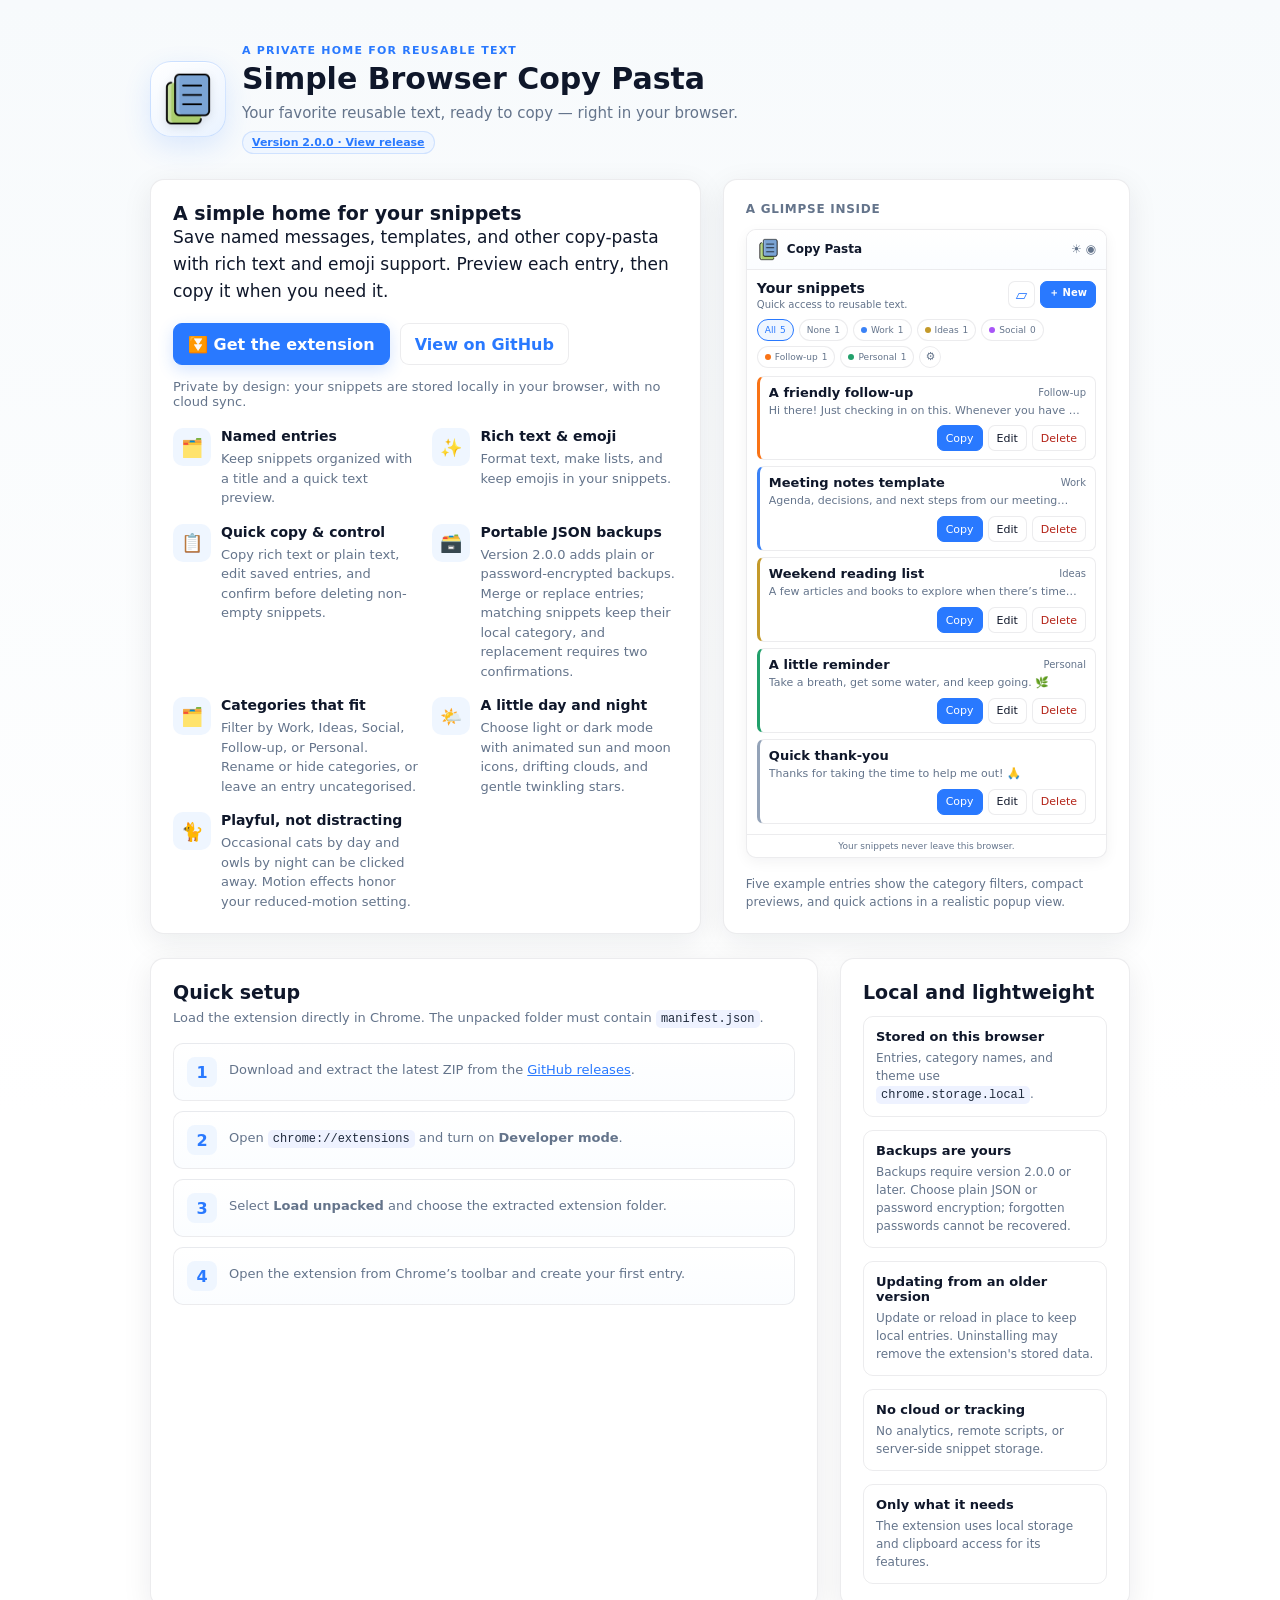
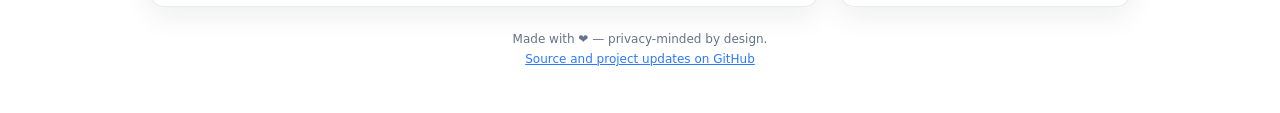
<file: index.html>
<!doctype html>
<html lang="en">
<head>
  <meta charset="utf-8" />
  <meta name="viewport" content="width=device-width,initial-scale=1" />
  <meta name="description" content="Simple Browser Copy Pasta is a lightweight Chrome extension for saving and copying rich-text snippets locally." />
  <meta name="theme-color" content="#f7fafc" />
  <link rel="icon" type="image/png" href="images/logo_64.png" />
  <link rel="canonical" href="https://skywalker94.github.io/SimpleBrowserCopyPasta/" />
  <title>Simple Browser Copy Pasta — Local snippets for Chrome</title>
  <style>
    :root {
      color-scheme: light;
      --bg: #f7fafc;
      --card: #ffffff;
      --fg: #0f172a;
      --muted: #64748b;
      --accent: #2979ff;
      --accent-soft: #eff6ff;
      --border: rgba(15, 23, 42, 0.08);
      --radius: 14px;
      --shadow: 0 8px 30px rgba(16, 24, 40, 0.08);
      --max-width: 980px;
    }

    * { box-sizing: border-box; }
    body {
      margin: 0;
      padding: 44px 18px;
      color: var(--fg);
      background: linear-gradient(180deg, var(--bg), #ffffff 65%);
      font-family: system-ui, -apple-system, "Segoe UI", Roboto, Arial, sans-serif;
      -webkit-font-smoothing: antialiased;
    }
    a { color: var(--accent); }
    .wrap { width: 100%; max-width: var(--max-width); margin: 0 auto; }
    .site-header { display: flex; align-items: center; gap: 16px; }
    .logo {
      display: grid;
      width: 76px;
      height: 76px;
      flex: 0 0 auto;
      place-items: center;
      border: 1px solid rgba(41, 121, 255, 0.18);
      border-radius: 21px;
      background: linear-gradient(145deg, #ffffff, #eaf3ff);
      box-shadow: 0 10px 28px rgba(41, 121, 255, 0.14), inset 0 1px 0 #ffffff;
    }
    .logo img { display: block; width: 56px; height: 56px; object-fit: contain; filter: drop-shadow(0 3px 4px rgba(15, 23, 42, 0.12)); }
    h1 { margin: 0; font-size: clamp(22px, 4vw, 30px); line-height: 1.15; }
    .tagline { margin: 7px 0 0; color: var(--muted); font-size: 15px; }
    .eyebrow { margin: 0 0 5px; color: var(--accent); font-size: 11px; font-weight: 750; letter-spacing: 0.11em; text-transform: uppercase; }
    .version-badge { display: inline-flex; align-items: center; margin-top: 9px; padding: 4px 9px; border: 1px solid rgba(41, 121, 255, 0.16); border-radius: 999px; color: var(--accent); background: var(--accent-soft); font-size: 11px; font-weight: 700; }
    .hero {
      display: grid;
      grid-template-columns: minmax(0, 1.15fr) minmax(270px, 0.85fr);
      gap: 22px;
      align-items: stretch;
      margin-top: 25px;
    }
    .card {
      padding: 22px;
      border: 1px solid var(--border);
      border-radius: var(--radius);
      background: var(--card);
      box-shadow: var(--shadow);
    }
    .lead { margin: 0; font-size: 17px; line-height: 1.6; }
    .cta-row { display: flex; flex-wrap: wrap; gap: 10px; margin-top: 18px; }
    .button {
      display: inline-flex;
      min-height: 42px;
      align-items: center;
      justify-content: center;
      gap: 8px;
      padding: 9px 14px;
      border: 1px solid var(--border);
      border-radius: 9px;
      color: var(--accent);
      background: var(--card);
      font-weight: 650;
      text-decoration: none;
    }
    .button.primary {
      border-color: var(--accent);
      color: #ffffff;
      background: var(--accent);
      box-shadow: 0 5px 16px rgba(41, 121, 255, 0.2);
    }
    .button:hover { filter: brightness(0.97); }
    .local-note { margin: 14px 0 0; color: var(--muted); font-size: 13px; }
    h2 { margin: 0; font-size: 19px; }
    h3 { margin: 0; font-size: 16px; }
    .feature-list { display: grid; grid-template-columns: repeat(2, minmax(0, 1fr)); gap: 16px 14px; margin-top: 19px; }
    .feature { display: flex; align-items: flex-start; gap: 10px; }
    .feature-icon {
      display: grid;
      width: 38px;
      height: 38px;
      flex: 0 0 auto;
      place-items: center;
      border-radius: 10px;
      background: var(--accent-soft);
      font-size: 18px;
    }
    .feature h3 { font-size: 14px; }
    .feature p, .muted { margin: 5px 0 0; color: var(--muted); font-size: 13px; line-height: 1.5; }
    .sample-card { display: flex; flex-direction: column; gap: 13px; }
    .sample-label { color: var(--muted); font-size: 12px; font-weight: 700; letter-spacing: 0.06em; text-transform: uppercase; }
    .popup-mock { overflow: hidden; border: 1px solid var(--border); border-radius: 10px; background: #ffffff; box-shadow: 0 4px 14px rgba(16, 24, 40, 0.05); }
    .mock-header { display: flex; align-items: center; justify-content: space-between; gap: 8px; padding: 8px 10px; border-bottom: 1px solid var(--border); background: linear-gradient(180deg, #ffffff, #fbfdff); }
    .mock-brand { display: flex; min-width: 0; align-items: center; gap: 7px; font-size: 12px; font-weight: 700; }
    .mock-brand img { width: 23px; height: 23px; object-fit: contain; }
    .mock-theme { flex: 0 0 auto; color: var(--muted); font-size: 12px; }
    .mock-content { padding: 10px; }
    .mock-heading { display: flex; align-items: center; justify-content: space-between; gap: 8px; }
    .mock-heading h3 { font-size: 14px; }
    .mock-subtitle { margin: 3px 0 0; color: var(--muted); font-size: 10px; }
    .mock-controls { display: flex; flex: 0 0 auto; align-items: center; gap: 5px; }
    .mock-icon-button { display: grid; width: 27px; height: 27px; place-items: center; padding: 0; border: 1px solid var(--border); border-radius: 7px; color: var(--accent); background: #ffffff; font-size: 15px; }
    .mock-new-button { min-height: 27px; padding: 4px 8px; border: 1px solid var(--accent); border-radius: 7px; color: #ffffff; background: var(--accent); font-size: 10px; font-weight: 650; white-space: nowrap; }
    .mock-filters { display: flex; flex-wrap: wrap; gap: 5px; margin: 9px 0 8px; }
    .mock-filter { display: inline-flex; align-items: center; gap: 4px; min-height: 22px; padding: 3px 7px; border: 1px solid var(--border); border-radius: 999px; color: var(--muted); background: #ffffff; font-size: 9px; white-space: nowrap; }
    .mock-filter.active { border-color: var(--accent); color: var(--accent); background: var(--accent-soft); }
    .mock-filter-settings { display: grid; width: 22px; height: 22px; place-items: center; border: 1px solid var(--border); border-radius: 50%; color: var(--muted); font-size: 11px; }
    .mock-dot { width: 6px; height: 6px; border-radius: 50%; background: var(--dot-color); }
    .mock-entries { display: grid; gap: 6px; }
    .snippet {
      min-width: 0;
      padding: 8px 9px;
      border: 1px solid var(--border);
      border-left: 3px solid var(--snippet-color);
      border-radius: 7px;
      background: #ffffff;
    }
    .snippet-top { display: flex; min-width: 0; align-items: center; justify-content: space-between; gap: 8px; }
    .snippet-name {
      min-width: 0;
      overflow: hidden;
      margin: 0;
      font-size: 13px;
      font-weight: 650;
      text-overflow: ellipsis;
      white-space: nowrap;
    }
    .snippet-category {
      flex: 0 0 auto;
      max-width: 120px;
      overflow: hidden;
      color: var(--muted);
      font-size: 10px;
      text-overflow: ellipsis;
      white-space: nowrap;
    }
    .snippet-text {
      display: -webkit-box;
      overflow: hidden;
      margin: 4px 0 7px;
      color: var(--muted);
      font-size: 11px;
      line-height: 1.35;
      overflow-wrap: anywhere;
      white-space: pre-wrap;
      -webkit-box-orient: vertical;
      -webkit-line-clamp: 1;
    }
    .snippet-actions { display: flex; justify-content: flex-end; gap: 5px; }
    .snippet-button {
      min-height: 26px;
      padding: 3px 8px;
      border: 1px solid var(--border);
      border-radius: 7px;
      color: var(--fg);
      background: #ffffff;
      font: inherit;
      font-size: 11px;
      white-space: nowrap;
    }
    .snippet-button.primary { border-color: var(--accent); color: #ffffff; background: var(--accent); }
    .snippet-button.danger { color: #b42318; }
    .snippet-button { display: inline-flex; align-items: center; }
    .mock-footer { padding: 6px 10px; border-top: 1px solid var(--border); color: var(--muted); font-size: 9px; text-align: center; }
    .sample-caption { margin: auto 0 0; color: var(--muted); font-size: 12px; line-height: 1.5; }
    .install {
      display: grid;
      grid-template-columns: minmax(0, 1fr) 290px;
      gap: 22px;
      margin-top: 24px;
    }
    .steps { display: grid; gap: 10px; margin-top: 15px; }
    .step {
      display: flex;
      align-items: flex-start;
      gap: 12px;
      padding: 13px;
      border: 1px solid var(--border);
      border-radius: 10px;
      background: linear-gradient(180deg, #ffffff, #fbfdff);
    }
    .step-number {
      display: grid;
      width: 30px;
      height: 30px;
      flex: 0 0 auto;
      place-items: center;
      border-radius: 8px;
      background: var(--accent-soft);
      color: var(--accent);
      font-weight: 700;
    }
    .step p { margin: 3px 0 0; color: var(--muted); font-size: 13px; line-height: 1.5; }
    code {
      padding: 2px 5px;
      border-radius: 5px;
      background: #eef2ff;
      color: #1e293b;
      font-family: ui-monospace, SFMono-Regular, Consolas, monospace;
      font-size: 12px;
    }
    .privacy-card { display: flex; flex-direction: column; gap: 13px; }
    .privacy-point { padding: 12px; border: 1px solid var(--border); border-radius: 10px; }
    .privacy-point strong { display: block; font-size: 13px; }
    .privacy-point p { margin: 5px 0 0; color: var(--muted); font-size: 12px; line-height: 1.5; }
    .site-footer { padding: 25px 8px 4px; color: var(--muted); font-size: 12px; text-align: center; }
    .site-footer p { margin: 6px 0 0; }

    @media (max-width: 760px) {
      body { padding: 28px 14px; }
      .hero, .install { grid-template-columns: 1fr; }
      .privacy-card { display: grid; grid-template-columns: repeat(2, minmax(0, 1fr)); }
      .privacy-card h2 { grid-column: 1 / -1; }
    }
    @media (max-width: 480px) {
      .site-header { align-items: flex-start; gap: 12px; }
      .logo { width: 56px; height: 56px; border-radius: 15px; }
      .logo img { width: 42px; height: 42px; }
      .tagline { font-size: 13px; }
      .card { padding: 17px; }
      .feature-list, .privacy-card { grid-template-columns: 1fr; }
      .privacy-card h2 { grid-column: auto; }
    }
  </style>
</head>
<body>
  <div class="wrap">
    <header class="site-header">
      <a class="logo" href="https://github.com/skywalker94/SimpleBrowserCopyPasta" aria-label="Simple Browser Copy Pasta repository on GitHub">
        <img src="images/logo_64.png" alt="" />
      </a>
      <div>
        <p class="eyebrow">A private home for reusable text</p>
        <h1>Simple Browser Copy Pasta</h1>
        <p class="tagline">Your favorite reusable text, ready to copy — right in your browser.</p>
        <a class="version-badge" href="https://github.com/skywalker94/SimpleBrowserCopyPasta/releases">Version 2.0.0 · View release</a>
      </div>
    </header>

    <main>
      <div class="hero">
        <section class="card" aria-labelledby="about-title">
          <h2 id="about-title">A simple home for your snippets</h2>
          <p class="lead">Save named messages, templates, and other copy-pasta with rich text and emoji support. Preview each entry, then copy it when you need it.</p>
          <div class="cta-row">
            <a class="button primary" href="https://github.com/skywalker94/SimpleBrowserCopyPasta/releases">⏬ Get the extension</a>
            <a class="button" href="https://github.com/skywalker94/SimpleBrowserCopyPasta">View on GitHub</a>
          </div>
          <p class="local-note">Private by design: your snippets are stored locally in your browser, with no cloud sync.</p>

          <div class="feature-list">
            <article class="feature">
              <div class="feature-icon" aria-hidden="true">🗂️</div>
              <div><h3>Named entries</h3><p>Keep snippets organized with a title and a quick text preview.</p></div>
            </article>
            <article class="feature">
              <div class="feature-icon" aria-hidden="true">✨</div>
              <div><h3>Rich text & emoji</h3><p>Format text, make lists, and keep emojis in your snippets.</p></div>
            </article>
            <article class="feature">
              <div class="feature-icon" aria-hidden="true">📋</div>
              <div><h3>Quick copy & control</h3><p>Copy rich text or plain text, edit saved entries, and confirm before deleting non-empty snippets.</p></div>
            </article>
            <article class="feature">
              <div class="feature-icon" aria-hidden="true">🗃️</div>
              <div><h3>Portable JSON backups</h3><p>Version 2.0.0 adds plain or password-encrypted backups. Merge or replace entries; matching snippets keep their local category, and replacement requires two confirmations.</p></div>
            </article>
            <article class="feature">
              <div class="feature-icon" aria-hidden="true">🗂️</div>
              <div><h3>Categories that fit</h3><p>Filter by Work, Ideas, Social, Follow-up, or Personal. Rename or hide categories, or leave an entry uncategorised.</p></div>
            </article>
            <article class="feature">
              <div class="feature-icon" aria-hidden="true">🌤️</div>
              <div><h3>A little day and night</h3><p>Choose light or dark mode with animated sun and moon icons, drifting clouds, and gentle twinkling stars.</p></div>
            </article>
            <article class="feature">
              <div class="feature-icon" aria-hidden="true">🐈</div>
              <div><h3>Playful, not distracting</h3><p>Occasional cats by day and owls by night can be clicked away. Motion effects honor your reduced-motion setting.</p></div>
            </article>
          </div>
        </section>

        <aside class="card sample-card" aria-label="Example saved entry">
          <span class="sample-label">A glimpse inside</span>
          <div class="popup-mock" aria-label="Illustration of the extension popup">
            <div class="mock-header">
              <div class="mock-brand"><img src="images/logo_64.png" alt="" />Copy Pasta</div>
              <span class="mock-theme" aria-hidden="true">☀️ ◉</span>
            </div>
            <div class="mock-content">
              <div class="mock-heading">
                <div>
                  <h3>Your snippets</h3>
                  <p class="mock-subtitle">Quick access to reusable text.</p>
                </div>
                <div class="mock-controls" aria-hidden="true">
                  <span class="mock-icon-button" title="Import or export backup">▱</span>
                  <span class="mock-new-button">＋ New</span>
                </div>
              </div>
              <div class="mock-filters" aria-label="Example category filters">
                <span class="mock-filter active">All <span>5</span></span>
                <span class="mock-filter">None <span>1</span></span>
                <span class="mock-filter"><span class="mock-dot" style="--dot-color:#3b82f6"></span>Work <span>1</span></span>
                <span class="mock-filter"><span class="mock-dot" style="--dot-color:#c49a2a"></span>Ideas <span>1</span></span>
                <span class="mock-filter"><span class="mock-dot" style="--dot-color:#a855f7"></span>Social <span>0</span></span>
                <span class="mock-filter"><span class="mock-dot" style="--dot-color:#f97316"></span>Follow-up <span>1</span></span>
                <span class="mock-filter"><span class="mock-dot" style="--dot-color:#22a06b"></span>Personal <span>1</span></span>
                <span class="mock-filter-settings" aria-hidden="true">⚙</span>
              </div>
              <div class="mock-entries">
                <article class="snippet" style="--snippet-color:#f97316">
                  <div class="snippet-top">
                    <h3 class="snippet-name" title="A friendly follow-up">A friendly follow-up</h3>
                    <span class="snippet-category">Follow-up</span>
                  </div>
                  <p class="snippet-text" title="Hi there! Just checking in on this. Whenever you have a moment, let me know what you think. 😊">Hi there! Just checking in on this. Whenever you have a moment, let me know what you think. 😊 Thanks so much!</p>
                  <div class="snippet-actions" aria-label="Example entry actions">
                    <span class="snippet-button primary">Copy</span>
                    <span class="snippet-button">Edit</span>
                    <span class="snippet-button danger">Delete</span>
                  </div>
                </article>
                <article class="snippet" style="--snippet-color:#3b82f6">
                  <div class="snippet-top">
                    <h3 class="snippet-name" title="Meeting notes template">Meeting notes template</h3>
                    <span class="snippet-category">Work</span>
                  </div>
                  <p class="snippet-text">Agenda, decisions, and next steps from our meeting…</p>
                  <div class="snippet-actions" aria-label="Example entry actions">
                    <span class="snippet-button primary">Copy</span>
                    <span class="snippet-button">Edit</span>
                    <span class="snippet-button danger">Delete</span>
                  </div>
                </article>
                <article class="snippet" style="--snippet-color:#c49a2a">
                  <div class="snippet-top">
                    <h3 class="snippet-name" title="Weekend reading list">Weekend reading list</h3>
                    <span class="snippet-category">Ideas</span>
                  </div>
                  <p class="snippet-text">A few articles and books to explore when there’s time…</p>
                  <div class="snippet-actions" aria-label="Example entry actions">
                    <span class="snippet-button primary">Copy</span>
                    <span class="snippet-button">Edit</span>
                    <span class="snippet-button danger">Delete</span>
                  </div>
                </article>
                <article class="snippet" style="--snippet-color:#22a06b">
                  <div class="snippet-top">
                    <h3 class="snippet-name" title="A little reminder">A little reminder</h3>
                    <span class="snippet-category">Personal</span>
                  </div>
                  <p class="snippet-text">Take a breath, get some water, and keep going. 🌿</p>
                  <div class="snippet-actions" aria-label="Example entry actions">
                    <span class="snippet-button primary">Copy</span>
                    <span class="snippet-button">Edit</span>
                    <span class="snippet-button danger">Delete</span>
                  </div>
                </article>
                <article class="snippet" style="--snippet-color:#94a3b8">
                  <div class="snippet-top">
                    <h3 class="snippet-name" title="Quick thank-you">Quick thank-you</h3>
                  </div>
                  <p class="snippet-text">Thanks for taking the time to help me out! 🙏</p>
                  <div class="snippet-actions" aria-label="Example entry actions">
                    <span class="snippet-button primary">Copy</span>
                    <span class="snippet-button">Edit</span>
                    <span class="snippet-button danger">Delete</span>
                  </div>
                </article>
              </div>
            </div>
            <div class="mock-footer">Your snippets never leave this browser.</div>
          </div>
          <p class="sample-caption">Five example entries show the category filters, compact previews, and quick actions in a realistic popup view.</p>
        </aside>
      </div>

      <section class="install" aria-label="Setup and privacy">
        <div class="card">
          <h2>Quick setup</h2>
          <p class="muted">Load the extension directly in Chrome. The unpacked folder must contain <code>manifest.json</code>.</p>
          <div class="steps">
            <div class="step"><span class="step-number">1</span><p>Download and extract the latest ZIP from the <a href="https://github.com/skywalker94/SimpleBrowserCopyPasta/releases">GitHub releases</a>.</p></div>
            <div class="step"><span class="step-number">2</span><p>Open <code>chrome://extensions</code> and turn on <strong>Developer mode</strong>.</p></div>
            <div class="step"><span class="step-number">3</span><p>Select <strong>Load unpacked</strong> and choose the extracted extension folder.</p></div>
            <div class="step"><span class="step-number">4</span><p>Open the extension from Chrome’s toolbar and create your first entry.</p></div>
          </div>
        </div>

        <aside class="card privacy-card" aria-labelledby="privacy-title">
          <h2 id="privacy-title">Local and lightweight</h2>
          <div class="privacy-point"><strong>Stored on this browser</strong><p>Entries, category names, and theme use <code>chrome.storage.local</code>.</p></div>
          <div class="privacy-point"><strong>Backups are yours</strong><p>Backups require version 2.0.0 or later. Choose plain JSON or password encryption; forgotten passwords cannot be recovered.</p></div>
          <div class="privacy-point"><strong>Updating from an older version</strong><p>Update or reload in place to keep local entries. Uninstalling may remove the extension's stored data.</p></div>
          <div class="privacy-point"><strong>No cloud or tracking</strong><p>No analytics, remote scripts, or server-side snippet storage.</p></div>
          <div class="privacy-point"><strong>Only what it needs</strong><p>The extension uses local storage and clipboard access for its features.</p></div>
        </aside>
      </section>
    </main>

    <footer class="site-footer">
      <div>Made with ❤️ — privacy-minded by design.</div>
      <p><a href="https://github.com/skywalker94/SimpleBrowserCopyPasta">Source and project updates on GitHub</a></p>
    </footer>
  </div>
</body>
</html>
</file>
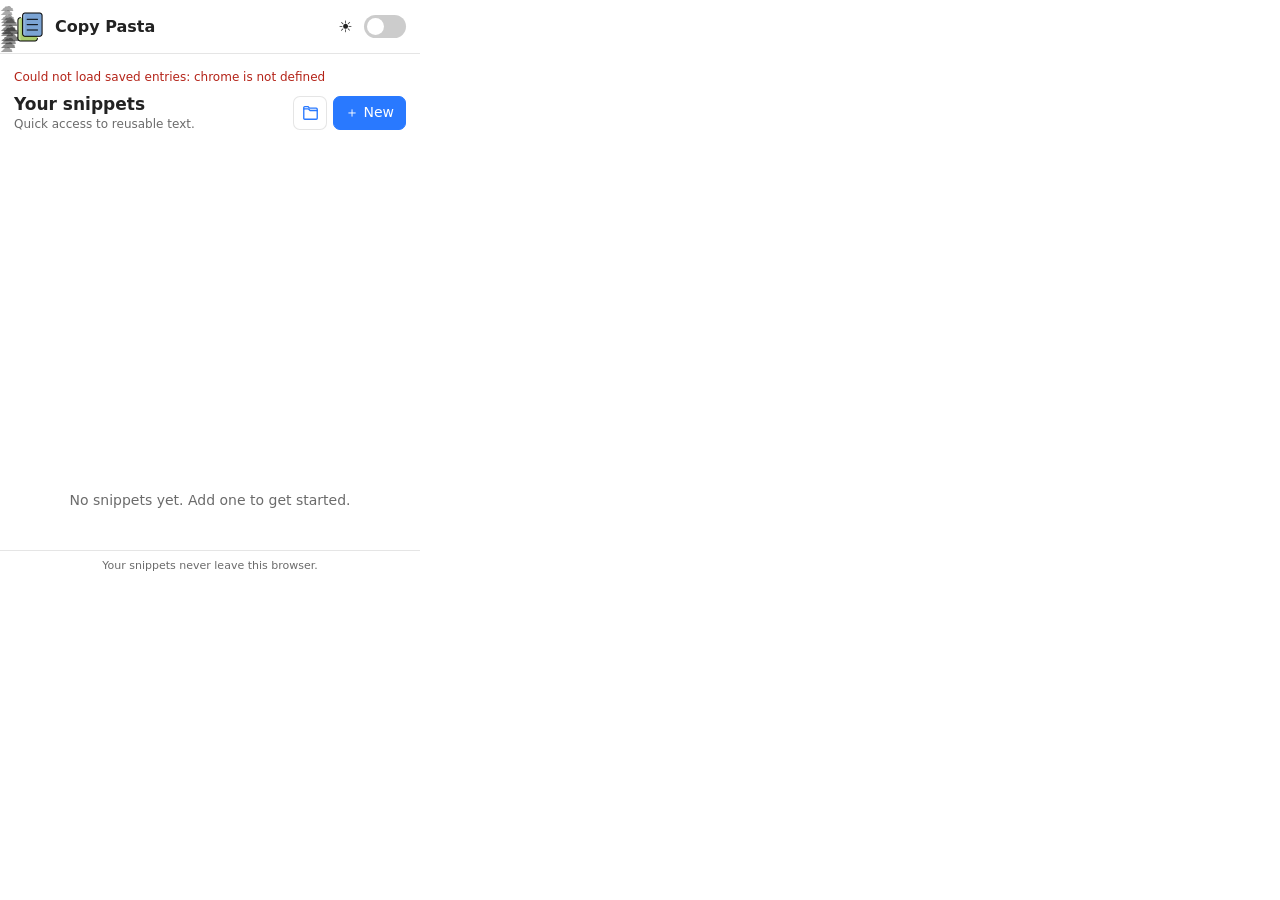
<file: popup.html>
<!doctype html>
<html lang="en">
<head>
  <meta charset="utf-8" />
  <meta name="viewport" content="width=device-width,initial-scale=1" />
  <title>Simple Browser Copy Pasta</title>
  <link rel="stylesheet" href="popup.css" />
</head>
<body>
  <div class="container">
    <header class="topbar">
      <span class="header-sky" aria-hidden="true">
        <span class="sky-cloud cloud-one">☁️</span>
        <span class="sky-cloud cloud-two">☁️</span>
        <span class="sky-cloud cloud-three">☁️</span>
        <span class="sky-cloud cloud-four">☁️</span>
        <span class="sky-cloud cloud-five">☁️</span>
        <span class="sky-cloud cloud-six">☁️</span>
        <span class="sky-cloud cloud-seven">☁️</span>
        <span class="sky-cloud cloud-eight">☁️</span>
        <span class="sky-cloud cloud-nine">☁️</span>
        <span class="sky-cloud cloud-ten">☁️</span>
        <span class="sky-cloud cloud-eleven">☁️</span>
        <span class="sky-cloud cloud-twelve">☁️</span>
        <span class="sky-star star-one">✨</span>
        <span class="sky-star star-two">⭐</span>
        <span class="sky-star star-three">✦</span>
        <span class="sky-star star-four">🌟</span>
        <span class="sky-star star-five">✧</span>
        <span class="sky-star star-six">✨</span>
        <span class="sky-star star-seven">✦</span>
        <span class="sky-star star-eight">⭐</span>
        <span class="sky-star star-nine">✧</span>
        <span class="sky-star star-ten">✨</span>
        <span class="sky-star star-eleven">🌟</span>
        <span class="sky-star star-twelve">✦</span>
        <span class="sky-star star-thirteen">⭐</span>
        <span class="sky-star star-fourteen">✨</span>
        <span class="sky-star star-fifteen">✧</span>
        <span class="sky-star star-sixteen">🌟</span>
      </span>
      <div class="brand">
        <img class="brand-logo" src="images/logo_64.png" alt="" />
        <h1>Copy Pasta</h1>
      </div>
      <div class="theme-picker">
        <span class="theme-icons" aria-hidden="true">
          <span class="theme-sun">☀️</span>
          <span class="theme-moon">🌙</span>
        </span>
        <label class="theme-control" title="Toggle light/dark theme">
          <span class="sr-only">Dark theme</span>
          <input type="checkbox" id="theme-toggle" />
          <span class="theme-slider" aria-hidden="true"></span>
        </label>
      </div>
    </header>

    <main class="main">
      <div id="status" class="status" role="status" aria-live="polite"></div>

      <section id="list-view" aria-label="Saved entries">
        <div class="section-heading">
          <div>
            <h2>Your snippets</h2>
            <p class="muted">Quick access to reusable text.</p>
          </div>
          <div class="heading-actions">
            <button id="open-backup" class="backup-button" type="button" aria-label="Import or export backup"
              title="Import or export backup">
              <svg viewBox="0 0 24 24" aria-hidden="true"><path d="M3.5 7.5h6l2 2h9v9.75a1.25 1.25 0 0 1-1.25 1.25H4.75a1.25 1.25 0 0 1-1.25-1.25z"/><path d="M3.5 7.5V5.75A1.25 1.25 0 0 1 4.75 4.5h4l2 2h8.5a1.25 1.25 0 0 1 1.25 1.25V9.5"/></svg>
            </button>
            <button id="add-entry" class="button primary" type="button">＋ New</button>
          </div>
        </div>
        <div id="category-filters" class="category-filters" role="group" aria-label="Filter snippets by category"></div>
        <div id="entry-list" class="entry-list"></div>
        <p id="empty-state" class="empty-state" hidden>No snippets yet. Add one to get started.</p>
      </section>

      <section id="editor-view" aria-label="Edit snippet" hidden>
        <form id="entry-form">
          <div class="section-heading editor-heading">
            <h2 id="editor-heading">New entry</h2>
            <button id="cancel-edit" class="button quiet" type="button">Cancel</button>
          </div>
          <label class="field-label" for="entry-name">Entry name</label>
          <input id="entry-name" class="name-input" type="text" maxlength="50"
            placeholder="e.g. Friendly email sign-off" required />
          <label class="field-label" for="entry-category">Category</label>
          <select id="entry-category" class="category-select">
            <option value="">None</option>
          </select>
          <label class="field-label" id="content-label">Text</label>
          <div class="toolbar" role="toolbar" aria-label="Text formatting">
            <button type="button" data-command="bold" aria-label="Bold" title="Bold"><strong>B</strong></button>
            <button type="button" data-command="italic" aria-label="Italic" title="Italic"><em>I</em></button>
            <button type="button" data-command="underline" aria-label="Underline" title="Underline"><u>U</u></button>
            <button type="button" data-command="strikeThrough" aria-label="Strikethrough" title="Strikethrough"><s>S</s></button>
            <span class="toolbar-divider" aria-hidden="true"></span>
            <button type="button" data-command="insertUnorderedList" aria-label="Bulleted list" title="Bulleted list">• List</button>
            <button type="button" data-command="insertOrderedList" aria-label="Numbered list" title="Numbered list">1. List</button>
          </div>
          <div id="entry-content" class="content-editor" contenteditable="true" role="textbox"
            aria-labelledby="content-label" aria-multiline="true" data-placeholder="Write or paste your text here. Emojis work too!"></div>
          <div class="editor-actions">
            <button class="button primary" type="submit">Save entry</button>
          </div>
        </form>
      </section>
    </main>
    <footer class="footer">
      <span class="footer-note" aria-hidden="true">Your snippets never leave this browser.</span>
      <span id="mascot" class="mascot"></span>
    </footer>
  </div>

  <div id="delete-dialog" class="dialog-backdrop" hidden>
    <section class="confirm-dialog" role="alertdialog" aria-modal="true"
      aria-labelledby="delete-dialog-title" aria-describedby="delete-dialog-message">
      <h2 id="delete-dialog-title">Delete entry?</h2>
      <p id="delete-dialog-message" class="muted"></p>
      <div class="dialog-actions">
        <button id="cancel-delete" class="button" type="button">Cancel</button>
        <button id="confirm-delete" class="button delete-confirm" type="button">Delete</button>
      </div>
    </section>
  </div>

  <div id="category-dialog" class="dialog-backdrop" hidden>
    <section class="confirm-dialog category-dialog" role="dialog" aria-modal="true"
      aria-labelledby="category-dialog-title">
      <h2 id="category-dialog-title">Rename categories</h2>
      <p class="muted">Rename a category, or leave its name blank to hide it. Hidden categories can be restored by naming them again.</p>
      <form id="category-form">
        <label class="field-label" for="category-name-work">Work category (blue)</label>
        <input id="category-name-work" class="name-input category-name-input" type="text" maxlength="24" />
        <label class="field-label" for="category-name-ideas">Ideas category (gold / yellow)</label>
        <input id="category-name-ideas" class="name-input category-name-input" type="text" maxlength="24" />
        <label class="field-label" for="category-name-social">Social category (purple)</label>
        <input id="category-name-social" class="name-input category-name-input" type="text" maxlength="24" />
        <label class="field-label" for="category-name-followup">Follow-up category (orange)</label>
        <input id="category-name-followup" class="name-input category-name-input" type="text" maxlength="24" />
        <label class="field-label" for="category-name-personal">Personal category (green)</label>
        <input id="category-name-personal" class="name-input category-name-input" type="text" maxlength="24" />
        <p id="category-error" class="dialog-error" role="alert" hidden></p>
        <div class="dialog-actions">
          <button id="cancel-categories" class="button" type="button">Cancel</button>
          <button class="button primary" type="submit">Save names</button>
        </div>
      </form>
    </section>
  </div>

  <div id="disable-category-dialog" class="dialog-backdrop nested-dialog" hidden>
    <section class="confirm-dialog" role="alertdialog" aria-modal="true"
      aria-labelledby="disable-category-title" aria-describedby="disable-category-message">
      <h2 id="disable-category-title">Disable categories?</h2>
      <p id="disable-category-message" class="muted"></p>
      <div class="dialog-actions">
        <button id="cancel-disable-category" class="button" type="button">Go back</button>
        <button id="confirm-disable-category" class="button delete-confirm" type="button">Disable</button>
      </div>
    </section>
  </div>

  <div id="backup-dialog" class="dialog-backdrop" hidden>
    <section class="confirm-dialog backup-dialog" role="dialog" aria-modal="true"
      aria-labelledby="backup-dialog-title" aria-describedby="backup-dialog-description">
      <h2 id="backup-dialog-title">Entries backup</h2>
      <p id="backup-dialog-description" class="muted">Export your snippets to a JSON file, or import a backup. Imports merge by default, keeping local categories for matching entries. Replacing asks for confirmation before file selection and again before changes are applied.</p>
      <div class="backup-actions">
        <button id="export-backup" class="button primary" type="button">Export JSON</button>
        <button id="export-encrypted-backup" class="button" type="button">Export password-protected JSON…</button>
        <button id="import-backup" class="button" type="button">Import JSON (merge)</button>
        <button id="replace-backup" class="button danger" type="button">Replace entries from JSON…</button>
      </div>
      <p class="backup-warning"><strong>Password-protected backups:</strong> Use a unique password and keep it safe. If you forget it, the backup cannot be unlocked; there is no reset or recovery.</p>
      <p id="backup-error" class="dialog-error" role="alert" hidden></p>
      <div class="dialog-actions">
        <button id="close-backup" class="button" type="button">Close</button>
      </div>
    </section>
  </div>
  <input id="backup-file-input" type="file" accept=".json,application/json" hidden />

  <div id="replace-confirm-dialog" class="dialog-backdrop nested-dialog" hidden>
    <section class="confirm-dialog" role="alertdialog" aria-modal="true"
      aria-labelledby="replace-confirm-title" aria-describedby="replace-confirm-message">
      <h2 id="replace-confirm-title">Replace all entries?</h2>
      <p id="replace-confirm-message" class="muted"></p>
      <p id="replace-error" class="dialog-error" role="alert" hidden></p>
      <div class="dialog-actions">
        <button id="cancel-replace" class="button" type="button">Cancel</button>
        <button id="confirm-replace" class="button delete-confirm" type="button">Replace entries</button>
      </div>
    </section>
  </div>

  <div id="backup-password-dialog" class="dialog-backdrop password-dialog-backdrop" hidden>
    <section class="confirm-dialog password-dialog" role="dialog" aria-modal="true"
      aria-labelledby="backup-password-title" aria-describedby="backup-password-description">
      <h2 id="backup-password-title">Protect backup with a password</h2>
      <p id="backup-password-description" class="muted"></p>
      <form id="backup-password-form">
        <label class="field-label" for="backup-password">Backup password</label>
        <input id="backup-password" class="name-input" type="password" minlength="12" maxlength="1024"
          autocomplete="new-password" required />
        <div id="backup-password-confirm-group">
          <label class="field-label" for="backup-password-confirm">Confirm password</label>
          <input id="backup-password-confirm" class="name-input" type="password" minlength="12" maxlength="1024"
            autocomplete="new-password" required />
        </div>
        <p id="backup-password-error" class="dialog-error" role="alert" hidden></p>
        <div class="dialog-actions">
          <button id="cancel-backup-password" class="button" type="button">Cancel</button>
          <button id="submit-backup-password" class="button primary" type="submit">Encrypt and download</button>
        </div>
      </form>
    </section>
  </div>

  <script src="popup.js"></script>
</body>
</html>
</file>
<file: popup.css>
:root {
  --bg: #fff;
  --fg: #222;
  --muted: #6b6b6b;
  --accent: #2979ff;
  --accent-hover: #1767e8;
  --surface: #f7f8fa;
  --border: rgb(0 0 0 / 10%);
  --danger: #b42318;
  --scrollbar-thumb: #c4cbd4;
  --scrollbar-thumb-hover: #aab3bf;
}

* {
  box-sizing: border-box;
}

body {
  margin: 0;
  width: 420px;
  min-width: 360px;
  height: 600px;
  min-height: 420px;
  max-height: 600px;
  overflow: hidden;
  color: var(--fg);
  background: var(--bg);
  font-family: system-ui, -apple-system, "Segoe UI", Roboto, Arial, sans-serif;
  font-size: 14px;
}

button,
input {
  font: inherit;
}

button {
  color: inherit;
}

.container {
  display: flex;
  height: 100%;
  min-height: 0;
  flex-direction: column;
  overflow: hidden;
}

.topbar {
  position: relative;
  isolation: isolate;
  display: flex;
  align-items: center;
  justify-content: space-between;
  overflow: hidden;
  min-height: 54px;
  padding: 8px 14px;
  border-bottom: 1px solid var(--border);
}

.header-sky {
  position: absolute;
  z-index: -1;
  inset: 0;
  overflow: hidden;
  pointer-events: none;
  user-select: none;
}

.sky-cloud,
.sky-star {
  position: absolute;
  pointer-events: none;
  user-select: none;
}

.sky-cloud {
  top: 50%;
  opacity: 0.62;
  font-size: 19px;
  line-height: 1;
  transform: translateY(-50%);
}

.cloud-one {
  animation: cloud-drift 66s linear -1s infinite;
}

.cloud-two {
  top: 28%;
  opacity: 0.44;
  font-size: 15px;
  animation: cloud-drift 69s linear -6.9s infinite;
}

.cloud-three {
  top: 72%;
  opacity: 0.5;
  font-size: 17px;
  animation: cloud-drift 72s linear -13.32s infinite;
}

.cloud-four {
  top: 18%;
  opacity: 0.38;
  font-size: 13px;
  animation: cloud-drift 63s linear -17.01s infinite;
}

.cloud-five {
  top: 82%;
  opacity: 0.55;
  font-size: 16px;
  animation: cloud-drift 75s linear -26.63s infinite;
}

.cloud-six {
  top: 58%;
  opacity: 0.48;
  font-size: 14px;
  animation: cloud-drift 68s linear -29.92s infinite;
}

.cloud-seven {
  top: 38%;
  opacity: 0.52;
  font-size: 18px;
  animation: cloud-drift 71s linear -37.28s infinite;
}

.cloud-eight {
  top: 12%;
  opacity: 0.4;
  font-size: 14px;
  animation: cloud-drift 64s linear -39.04s infinite;
}

.cloud-nine {
  top: 64%;
  opacity: 0.58;
  font-size: 20px;
  animation: cloud-drift 73s linear -50.74s infinite;
}

.cloud-ten {
  top: 34%;
  opacity: 0.46;
  font-size: 16px;
  animation: cloud-drift 67s linear -52.26s infinite;
}

.cloud-eleven {
  top: 88%;
  opacity: 0.42;
  font-size: 13px;
  animation: cloud-drift 70s linear -60.55s infinite;
}

.cloud-twelve {
  top: 48%;
  opacity: 0.54;
  font-size: 17px;
  animation: cloud-drift 65s linear -61.75s infinite;
}

@keyframes cloud-drift {
  from {
    left: -34px;
  }

  to {
    left: calc(100% + 34px);
  }
}

.sky-star {
  opacity: 0;
  color: #ffe28a;
  font-size: 12px;
}

.star-one {
  top: 8px;
  left: 18%;

  --star-brightness: 0.48;

  animation: star-twinkle 4.8s ease-in-out 0.1s infinite;
}

.star-two {
  top: 26px;
  left: 37%;

  --star-brightness: 0.62;

  font-size: 10px;
  animation: star-twinkle 5.7s ease-in-out 2.65s infinite;
}

.star-three {
  top: 7px;
  left: 59%;

  --star-brightness: 0.38;

  font-size: 11px;
  animation: star-twinkle 6.2s ease-in-out 0.35s infinite;
}

.star-four {
  top: 25px;
  left: 75%;

  --star-brightness: 0.55;

  font-size: 10px;
  animation: star-twinkle 5.2s ease-in-out 3.9s infinite;
}

.star-five {
  top: 8px;
  left: 88%;

  --star-brightness: 0.7;

  font-size: 13px;
  animation: star-twinkle 6.8s ease-in-out 0.5s infinite;
}

.star-six {
  top: 32px;
  left: 52%;

  --star-brightness: 0.42;

  font-size: 9px;
  animation: star-twinkle 5.5s ease-in-out 3.85s infinite;
}

.star-seven {
  top: 17px;
  left: 7%;

  --star-brightness: 0.58;

  font-size: 9px;
  animation: star-twinkle 6.4s ease-in-out 0.3s infinite;
}

.star-eight {
  top: 5px;
  left: 29%;

  --star-brightness: 0.35;

  font-size: 10px;
  animation: star-twinkle 5.9s ease-in-out 2.95s infinite;
}

.star-nine {
  top: 34px;
  left: 23%;

  --star-brightness: 0.64;

  font-size: 11px;
  animation: star-twinkle 6.6s ease-in-out 0.8s infinite;
}

.star-ten {
  top: 18px;
  left: 46%;

  --star-brightness: 0.45;

  font-size: 9px;
  animation: star-twinkle 5.1s ease-in-out 3.57s infinite;
}

.star-eleven {
  top: 32px;
  left: 67%;

  --star-brightness: 0.52;

  font-size: 10px;
  animation: star-twinkle 6.1s ease-in-out 0.2s infinite;
}

.star-twelve {
  top: 5px;
  left: 80%;

  --star-brightness: 0.32;

  font-size: 8px;
  animation: star-twinkle 5.8s ease-in-out 3.25s infinite;
}

.star-thirteen {
  top: 37px;
  left: 92%;

  --star-brightness: 0.6;

  font-size: 9px;
  animation: star-twinkle 6.9s ease-in-out 0.7s infinite;
}

.star-fourteen {
  top: 36px;
  left: 13%;

  --star-brightness: 0.4;

  font-size: 9px;
  animation: star-twinkle 5.4s ease-in-out 2.7s infinite;
}

.star-fifteen {
  top: 18px;
  left: 82%;

  --star-brightness: 0.68;

  font-size: 8px;
  animation: star-twinkle 6.3s ease-in-out 0.4s infinite;
}

.star-sixteen {
  top: 14px;
  left: 67%;

  --star-brightness: 0.5;

  font-size: 8px;
  animation: star-twinkle 5.6s ease-in-out 3.73s infinite;
}

@keyframes star-twinkle {
  0%, 88%, 100% {
    opacity: 0;
    transform: scale(0.55) rotate(-18deg);
  }

  92%, 96% {
    opacity: var(--star-brightness, 0.5);
    transform: scale(1) rotate(12deg);
  }
}

.brand,
.theme-picker {
  position: relative;
  z-index: 1;
}

.brand {
  display: flex;
  align-items: center;
  gap: 9px;
}

.brand-logo {
  display: block;
  width: 32px;
  height: 32px;
  object-fit: contain;
}

h1 {
  margin: 0;
  font-size: 16px;
  font-weight: 650;
}

h2 {
  margin: 0;
  font-size: 17px;
  font-weight: 650;
}

.theme-picker {
  display: flex;
  align-items: center;
  gap: 7px;
}

.theme-icons {
  position: relative;
  display: inline-block;
  width: 23px;
  height: 23px;
}

.theme-icons span {
  position: absolute;
  inset: 0;
  display: grid;
  place-items: center;
  font-size: 16px;
  transition: opacity 0.3s ease, transform 0.55s cubic-bezier(0.2, 0.8, 0.2, 1);
}

.theme-sun {
  opacity: 1;
  transform: rotate(0) scale(1);
}

.theme-moon {
  opacity: 0;
  transform: rotate(-180deg) scale(0.2);
}

body.dark .theme-sun {
  opacity: 0;
  transform: rotate(180deg) scale(0.2);
}

body.dark .theme-moon {
  opacity: 1;
  transform: rotate(0) scale(1);
}

body.theme-transition-dark .theme-sun {
  animation: sun-set 0.7s ease both;
}

body.theme-transition-dark .theme-moon {
  animation: moon-rise 0.7s ease both;
}

body.theme-transition-light .theme-moon {
  animation: moon-set 0.7s ease both;
}

body.theme-transition-light .theme-sun {
  animation: sun-rise 0.7s ease both;
}

@keyframes sun-set {
  from {
    opacity: 1;
    transform: rotate(0) scale(1);
  }

  to {
    opacity: 0;
    transform: rotate(180deg) scale(0.2);
  }
}

@keyframes moon-rise {
  from {
    opacity: 0;
    transform: rotate(-180deg) scale(0.2);
  }

  to {
    opacity: 1;
    transform: rotate(0) scale(1);
  }
}

@keyframes moon-set {
  from {
    opacity: 1;
    transform: rotate(0) scale(1);
  }

  to {
    opacity: 0;
    transform: rotate(180deg) scale(0.2);
  }
}

@keyframes sun-rise {
  from {
    opacity: 0;
    transform: rotate(-180deg) scale(0.2);
  }

  to {
    opacity: 1;
    transform: rotate(0) scale(1);
  }
}

.theme-control {
  position: relative;
  display: inline-flex;
  width: 42px;
  height: 23px;
}

.theme-control input {
  position: absolute;
  width: 1px;
  height: 1px;
  opacity: 0;
}

.theme-slider {
  position: absolute;
  inset: 0;
  cursor: pointer;
  border-radius: 20px;
  background: #ccc;
  transition: background 0.2s ease;
}

.theme-slider::before {
  position: absolute;
  top: 3px;
  left: 3px;
  width: 17px;
  height: 17px;
  border-radius: 50%;
  background: #fff;
  content: "";
  transition: transform 0.2s ease;
}

.theme-control input:checked + .theme-slider {
  background: var(--accent);
}

.theme-control input:checked + .theme-slider::before {
  transform: translateX(19px);
}

.theme-control input:focus-visible + .theme-slider {
  outline: 2px solid var(--accent);
  outline-offset: 2px;
}

.main {
  display: flex;
  min-height: 0;
  flex: 1;
  flex-direction: column;
  overflow: hidden;
  padding: 16px 14px 12px;
}

#list-view:not([hidden]) {
  display: flex;
  min-height: 0;
  flex: 1;
  flex-direction: column;
}

#editor-view:not([hidden]) {
  min-height: 0;
  flex: 1;
  overflow-y: auto;
  scrollbar-color: var(--scrollbar-thumb) transparent;
  scrollbar-width: thin;
}

.section-heading {
  display: flex;
  align-items: center;
  justify-content: space-between;
  gap: 10px;
}

.muted {
  color: var(--muted);
  font-size: 12px;
}

.section-heading .muted {
  margin: 3px 0 0;
}

.heading-actions {
  display: flex;
  flex: 0 0 auto;
  align-items: center;
  gap: 6px;
}

.button {
  min-height: 34px;
  padding: 6px 11px;
  border: 1px solid var(--border);
  border-radius: 7px;
  background: var(--bg);
  cursor: pointer;
  white-space: nowrap;
}

.button:hover {
  background: var(--surface);
}

.button.primary {
  border-color: var(--accent);
  color: #fff;
  background: var(--accent);
}

.button.primary:hover {
  background: var(--accent-hover);
}

.button.quiet {
  border-color: transparent;
  color: var(--muted);
}

.button.danger {
  color: var(--danger);
}

.backup-button {
  display: inline-grid;
  width: 34px;
  height: 34px;
  flex: 0 0 auto;
  place-items: center;
  padding: 6px;
  border: 1px solid var(--border);
  border-radius: 7px;
  color: var(--accent);
  background: var(--bg);
  cursor: pointer;
}

.backup-button:hover {
  border-color: var(--accent);
  background: var(--surface);
}

.backup-button:focus-visible {
  outline: 2px solid var(--accent);
  outline-offset: 2px;
}

.backup-button svg {
  width: 19px;
  height: 19px;
  fill: none;
  stroke: currentcolor;
  stroke-linecap: round;
  stroke-linejoin: round;
  stroke-width: 1.7;
}

.category-filters {
  display: flex;
  flex-wrap: wrap;
  align-items: center;
  gap: 6px;
  margin-top: 14px;
}

.filter-chip {
  display: inline-flex;
  align-items: center;
  gap: 6px;
  min-height: 27px;
  padding: 4px 9px;
  border: 1px solid var(--border);
  border-radius: 999px;
  color: var(--muted);
  background: var(--bg);
  cursor: pointer;
  font-size: 11px;
}

.filter-chip[aria-pressed="true"] {
  border-color: var(--accent);
  color: var(--accent);
  background: var(--surface);
}

.category-dot {
  width: 8px;
  height: 8px;
  flex: 0 0 auto;
  border-radius: 50%;
  background: var(--category-color);
}

.filter-count {
  opacity: 0.75;
  font-variant-numeric: tabular-nums;
}

.category-settings-button {
  display: inline-grid;
  width: 27px;
  height: 27px;
  flex: 0 0 auto;
  place-items: center;
  padding: 0;
  border: 1px solid transparent;
  border-radius: 50%;
  color: var(--muted);
  background: var(--surface);
  cursor: pointer;
}

.category-settings-button:hover {
  border-color: var(--border);
  color: var(--fg);
  background: var(--border);
}

.category-settings-button:focus-visible {
  outline: 2px solid var(--accent);
  outline-offset: 2px;
}

.category-settings-button svg {
  width: 15px;
  height: 15px;
}

.entry-list {
  display: grid;
  width: 100%;
  min-height: 0;
  flex: 1;
  grid-template-columns: minmax(0, 1fr);
  align-content: start;
  gap: 7px;
  overflow: hidden auto;
  margin-top: 10px;
  scrollbar-color: var(--scrollbar-thumb) transparent;
  scrollbar-width: thin;
}

.entry-card {
  min-width: 0;
  max-width: 100%;
  padding: 8px 9px;
  border: 1px solid var(--border);
  border-left: 3px solid var(--category-color);
  border-radius: 7px;
  background: var(--bg);
}

.entry-card-top {
  display: flex;
  min-width: 0;
  align-items: center;
  justify-content: space-between;
  gap: 8px;
}

.entry-name {
  flex: 1 1 0;
  min-width: 0;
  overflow: hidden;
  margin: 0;
  font-size: 13px;
  font-weight: 650;
  text-overflow: ellipsis;
  white-space: nowrap;
}

.entry-preview {
  display: -webkit-box;
  overflow: hidden;
  margin: 4px 0 7px;
  color: var(--muted);
  font-size: 11px;
  line-height: 1.35;
  overflow-wrap: anywhere;
  white-space: pre-wrap;
  -webkit-box-orient: vertical;
  -webkit-line-clamp: 1;
}

.entry-category-label {
  flex: 0 0 auto;
  max-width: 120px;
  overflow: hidden;
  color: var(--muted);
  font-size: 10px;
  text-overflow: ellipsis;
  white-space: nowrap;
}

.entry-actions {
  display: flex;
  flex: 0 0 auto;
  justify-content: flex-end;
  gap: 5px;
}

.entry-actions .button {
  min-height: 26px;
  padding: 3px 8px;
  font-size: 11px;
}

.empty-state {
  margin: 30px 0;
  color: var(--muted);
  text-align: center;
}

.status {
  flex: 0 0 auto;
  min-height: 0;
  color: var(--muted);
  font-size: 12px;
}

.status:not(:empty) {
  margin: 0 0 10px;
}

.status.error {
  color: var(--danger);
}

.editor-heading {
  margin-bottom: 15px;
}

.field-label {
  display: block;
  margin: 12px 0 6px;
  font-size: 12px;
  font-weight: 600;
}

.name-input {
  width: 100%;
  padding: 9px 10px;
  border: 1px solid var(--border);
  border-radius: 7px;
  color: var(--fg);
  background: var(--bg);
}

.category-select {
  width: 100%;
  min-height: 36px;
  padding: 6px 9px;
  border: 1px solid var(--border);
  border-radius: 7px;
  color: var(--fg);
  background: var(--bg);
}

.toolbar {
  display: flex;
  flex-wrap: wrap;
  gap: 5px;
  padding: 6px;
  border: 1px solid var(--border);
  border-bottom: 0;
  border-radius: 7px 7px 0 0;
  background: var(--surface);
}

.toolbar button {
  min-width: 29px;
  min-height: 27px;
  padding: 3px 7px;
  border: 1px solid var(--border);
  border-radius: 5px;
  background: var(--bg);
  cursor: pointer;
  font-size: 12px;
}

.toolbar button:hover {
  border-color: var(--accent);
}

.toolbar-divider {
  width: 1px;
  margin: 2px 3px;
  background: var(--border);
}

.content-editor {
  min-height: 100px;
  max-height: 150px;
  overflow-y: auto;
  padding: 10px;
  border: 1px solid var(--border);
  border-radius: 0 0 7px 7px;
  background: var(--surface);
  line-height: 1.5;
  overflow-wrap: anywhere;
  scrollbar-color: var(--scrollbar-thumb) transparent;
  scrollbar-width: thin;
}

.name-input:focus,
.category-select:focus,
.content-editor:focus {
  border-color: var(--accent);
  outline: 2px solid var(--accent);
}

.content-editor:empty::before {
  color: var(--muted);
  content: attr(data-placeholder);
  pointer-events: none;
}

.content-editor ul,
.content-editor ol {
  padding-left: 22px;
}

.editor-actions {
  display: flex;
  justify-content: flex-end;
  margin-top: 12px;
}

.footer {
  position: relative;
  z-index: 1;
  padding: 8px 14px 28px;
  border-top: 1px solid var(--border);
  color: var(--muted);
  font-size: 11px;
  text-align: center;
}

.footer-note {
  pointer-events: none;
  user-select: none;
}

.mascot {
  position: absolute;
  z-index: 2;
  inset: 0;
  overflow: hidden;
  pointer-events: none;
  user-select: none;
}

.mascot-face {
  position: absolute;
  z-index: 1;
  bottom: 12px;
  left: var(--mascot-x);
  display: grid;
  width: 28px;
  height: 28px;
  place-items: center;
  padding: 0;
  border: 0;
  border-radius: 50%;
  color: var(--fg);
  background: transparent;
  font-size: 17px;
  line-height: 1;
  cursor: pointer;
  pointer-events: auto;
  user-select: none;
  -webkit-user-drag: none;
}

.mascot-face:hover {
  cursor: url("data:image/svg+xml,%3Csvg xmlns='http://www.w3.org/2000/svg' width='32' height='32' viewBox='0 0 32 32'%3E%3Cpath d='m12 13 3-3 13 13-3 3z' fill='%238b5e3c' stroke='%233b2a1a' stroke-width='1.5'/%3E%3Cpath d='m3 8 4-4q2-2 4 0l5 5q2 2 0 4l-4 4q-2 2-4 0l-5-5q-2-2 0-4z' fill='%23d9824b' stroke='%233b2a1a' stroke-width='1.5'/%3E%3C/svg%3E") 7 8, pointer;
  background: var(--surface);
}

.mascot-face:focus-visible {
  outline: 2px solid var(--accent);
  outline-offset: 1px;
}

.mascot.mascot-pop .mascot-face {
  animation: mascot-pop var(--mascot-duration) ease both;
}

@keyframes mascot-pop {
  0% {
    opacity: 0;
    transform: translate(-50%, 8px) scale(0.65);
  }

  12%, 84% {
    opacity: 1;
    transform: translate(-50%, 0) scale(1);
  }

  100% {
    opacity: 0;
    transform: translate(-50%, 5px) scale(0.9);
  }
}

.dialog-backdrop {
  position: fixed;
  z-index: 2;
  inset: 0;
  display: grid;
  place-items: center;
  padding: 18px;
  background: rgb(0 0 0 / 42%);
}

.nested-dialog {
  z-index: 3;
}

.password-dialog-backdrop {
  z-index: 4;
}

.dialog-backdrop[hidden] {
  display: none;
}

.confirm-dialog {
  width: 100%;
  max-width: 340px;
  padding: 18px;
  border: 1px solid var(--border);
  border-radius: 11px;
  background: var(--bg);
  box-shadow: 0 12px 35px rgb(0 0 0 / 22%);
}

.category-dialog {
  max-height: calc(100vh - 36px);
  overflow-y: auto;
}

.backup-dialog {
  max-width: 360px;
}

.confirm-dialog h2 {
  font-size: 16px;
}

.confirm-dialog .muted {
  margin-top: 8px;
  overflow-wrap: anywhere;
}

.backup-actions {
  display: grid;
  gap: 8px;
  margin-top: 16px;
}

.backup-actions .button {
  width: 100%;
  text-align: left;
}

.backup-actions .button.danger {
  border-color: var(--danger);
}

.backup-warning {
  margin: 12px 0 0;
  padding: 9px 10px;
  border: 1px solid rgb(180 35 24 / 25%);
  border-radius: 7px;
  color: var(--danger);
  background: var(--surface);
  font-size: 11px;
  line-height: 1.4;
}

.password-dialog {
  max-height: calc(100vh - 36px);
  overflow-y: auto;
}

.password-dialog form {
  margin-top: 12px;
}

.password-dialog .field-label:first-child {
  margin-top: 0;
}

.password-dialog input {
  display: block;
  width: 100%;
}

.dialog-actions {
  display: flex;
  justify-content: flex-end;
  gap: 8px;
  margin-top: 16px;
}

.delete-confirm {
  border-color: var(--danger);
  color: #fff;
  background: var(--danger);
}

.delete-confirm:hover {
  border-color: var(--danger);
  color: var(--danger);
  background: var(--bg);
}

.dialog-error {
  margin: 10px 0 0;
  color: var(--danger);
  font-size: 12px;
}

.sr-only {
  position: absolute;
  width: 1px;
  height: 1px;
  overflow: hidden;
  clip: rect(0, 0, 0, 0);
  white-space: nowrap;
  clip-path: inset(50%);
}

body.dark {
  --bg: #171717;
  --fg: #e8e8e8;
  --muted: #aaa;
  --accent: #3985ff;
  --accent-hover: #5595ff;
  --surface: #222;
  --border: rgb(255 255 255 / 13%);
  --danger: #ff8a80;
  --scrollbar-thumb: #414852;
  --scrollbar-thumb-hover: #596372;
}

body.dark .sky-cloud {
  display: none;
}

body:not(.dark) .sky-star {
  display: none;
}

::-webkit-scrollbar {
  width: 10px;
  height: 10px;
}

::-webkit-scrollbar-track {
  background: transparent;
}

::-webkit-scrollbar-thumb {
  border: 2px solid transparent;
  border-radius: 999px;
  background-color: var(--scrollbar-thumb);
  background-clip: padding-box;
}

::-webkit-scrollbar-thumb:hover {
  background-color: var(--scrollbar-thumb-hover);
}

@media (prefers-reduced-motion: reduce) {
  .theme-icons span {
    transition: none;
    animation: none !important;
  }

  .header-sky {
    display: none;
  }

  .mascot {
    display: none;
  }
}
</file>
